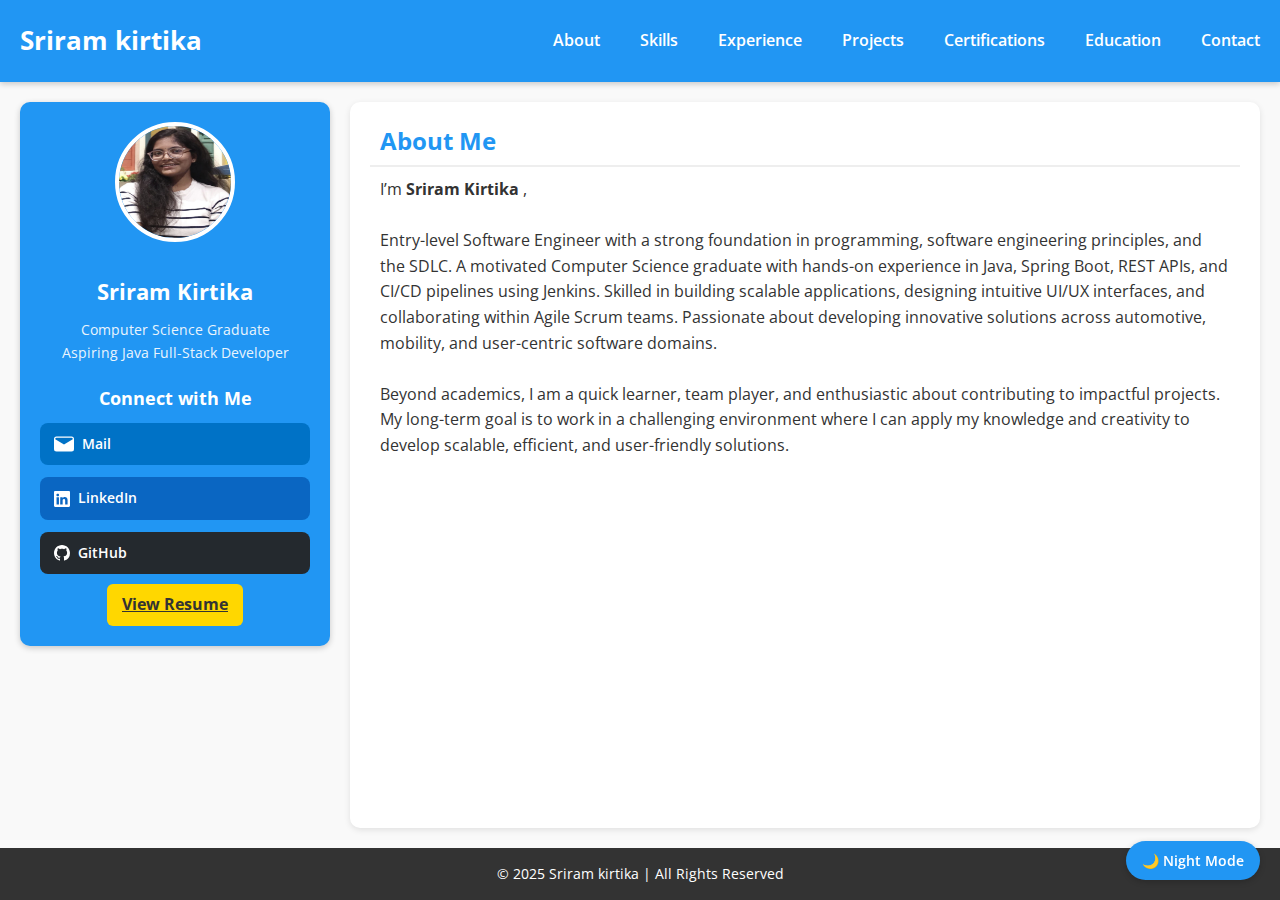
<file: index.html>
<!DOCTYPE html>
<html lang="en">
<head>
  <meta charset="UTF-8">
  <meta name="viewport" content="width=device-width, initial-scale=1.0">
  <title>Sriram Kirtika | Portfolio</title>
  <link rel="stylesheet" href="styles.css">
  <script>
  (function() {
    const theme = localStorage.getItem("theme") || "light"; // default is light
    if (theme === "dark") {
      document.documentElement.classList.add("dark-mode");
    }
  })();
</script>


</head>
<body>
  <div class="container">

    <!-- HEADER -->
    <header class="header">
      <h1>Sriram kirtika</h1>
      <button id="modeToggle" class="mode-toggle">🌙 Night Mode</button>

      <!-- Hamburger Menu -->
      <button id="menuToggle" class="menu-toggle">
        <span></span>
        <span></span>
        <span></span>
      </button>

      <!-- Navigation -->
      <nav id="navMenu">
        <a href="index.html">About</a>
        <a href="skills.html">Skills</a>
        <a href="experience.html">Experience</a>
        <a href="projects.html">Projects</a>
        <a href="certifications.html">Certifications</a>
        <a href="education.html">Education</a>
        <a href="contact.html">Contact</a>
      </nav>
    </header>

    <!-- MAIN AREA -->
    <div class="main">
      
      <!-- SIDEBAR -->
<aside class="sidebar">
  <div class="profile">
    <img src="profile2.jpg" alt="Profile Picture">
    <h2>Sriram Kirtika</h2>
    <p>Computer Science Graduate<br>Aspiring Java Full-Stack Developer</p>
  </div>

  <div class="quick-links">
    <h3>Connect with Me</h3>
    <ul class="social-list">
      <li>
        <a href="mailto:kirtikasriram267@gmail.com" target="_blank">
          <svg xmlns="http://www.w3.org/2000/svg" width="20" height="20" 
               fill="currentColor" class="bi bi-envelope" viewBox="0 0 16 16">
            <path d="M0 4a2 2 0 0 1 2-2h12a2 2 0 0 
            1 2 2v8a2 2 0 0 1-2 2H2a2 
            2 0 0 1-2-2zm2-1a1 1 0 0 
            0-1 1v.217l7 4.2 7-4.2V4a1 
            1 0 0 0-1-1z"/>
          </svg>
          Mail
        </a>
      </li>

      <li>
        <a href="https://www.linkedin.com/in/kirtika-sriram-68a758294" target="_blank">
          <svg xmlns="http://www.w3.org/2000/svg" width="16" height="16" fill="currentColor" class="bi bi-linkedin" viewBox="0 0 16 16">
            <path d="M0 1.146C0 .513.526 0 1.175 0h13.65C15.474 0 16 .513 16 1.146v13.708c0 .633-.526 1.146-1.175 1.146H1.175C.526 16 0 15.487 0 14.854zm4.943 12.248V6.169H2.542v7.225zm-1.2-8.212c.837 0 1.358-.554 1.358-1.248-.015-.709-.52-1.248-1.342-1.248S2.4 3.226 2.4 3.934c0 .694.521 1.248 1.327 1.248zm4.908 8.212V9.359c0-.216.016-.432.08-.586.173-.431.568-.878 1.232-.878.869 0 1.216.662 1.216 1.634v3.865h2.401V9.25c0-2.22-1.184-3.252-2.764-3.252-1.274 0-1.845.7-2.165 1.193v.025h-.016l.016-.025V6.169h-2.4c.03.678 0 7.225 0 7.225z"/>
          </svg>
          LinkedIn
        </a>
      </li>

      <li>
        <a href="https://github.com/kirtikasriram267" target="_blank">
          <svg xmlns="http://www.w3.org/2000/svg" width="16" height="16" fill="currentColor" class="bi bi-github" viewBox="0 0 16 16">
            <path d="M8 0C3.58 0 0 3.58 0 8c0 3.54 2.29 6.53 5.47 7.59.4.07.55-.17.55-.38 0-.19-.01-.82-.01-1.49-2.01.37-2.53-.49-2.69-.94-.09-.23-.48-.94-.82-1.13-.28-.15-.68-.52-.01-.53.63-.01 1.08.58 1.23.82.72 1.21 1.87.87 2.33.66.07-.52.28-.87.51-1.07-1.78-.2-3.64-.89-3.64-3.95 0-.87.31-1.59.82-2.15-.08-.2-.36-1.02.08-2.12 0 0 .67-.21 2.2.82.64-.18 1.32-.27 2-.27s1.36.09 2 .27c1.53-1.04 2.2-.82 2.2-.82.44 1.1.16 1.92.08 2.12.51.56.82 1.27.82 2.15 0 3.07-1.87 3.75-3.65 3.95.29.25.54.73.54 1.48 0 1.07-.01 1.93-.01 2.2 0 .21.15.46.55.38A8.01 8.01 0 0 0 16 8c0-4.42-3.58-8-8-8"/>
          </svg>
          GitHub
        </a>
      </li>

    </ul>

    <!-- Resume Button -->
    <a href="resume.pdf" target="_blank" class="btn-resume">View Resume</a>

  </div>
</aside>


      <!-- MAIN CONTENT -->
      <section class="content reveal">
        <section id="about"class="reveal">
  <h2 class="about">About Me</h2>
  <p class="about">
    I’m <strong>Sriram Kirtika </strong>,
  </p><br>


  <p class="about">
    Entry-level Software Engineer with a strong foundation in programming, software engineering principles,
     and the SDLC. A motivated Computer Science graduate with hands-on experience in Java, Spring Boot, 
     REST APIs, and CI/CD pipelines using Jenkins. Skilled in building scalable applications, designing
      intuitive UI/UX interfaces, and collaborating within Agile Scrum teams. Passionate about developing 
      innovative solutions across automotive, mobility, and user-centric software domains.

  </p><br>

  <p class="about">
    Beyond academics, I am a quick learner, team player, and enthusiastic about contributing to impactful projects. 
    My long-term goal is to work in a challenging environment where I can apply my knowledge and creativity 
    to develop scalable, efficient, and user-friendly solutions.
  </p>
</section>

      </section>
    </div>

    <!-- FOOTER -->
    <footer class="footer">
      <p>© 2025 Sriram kirtika | All Rights Reserved</p>
    </footer>
  </div>

  <!-- Back to Top Button -->
  <!-- <button id="backToTop" aria-label="Back to top">↑</button> -->

  <!-- JavaScript -->
  <script src="script.js"></script>
</body>
</html>
</file>
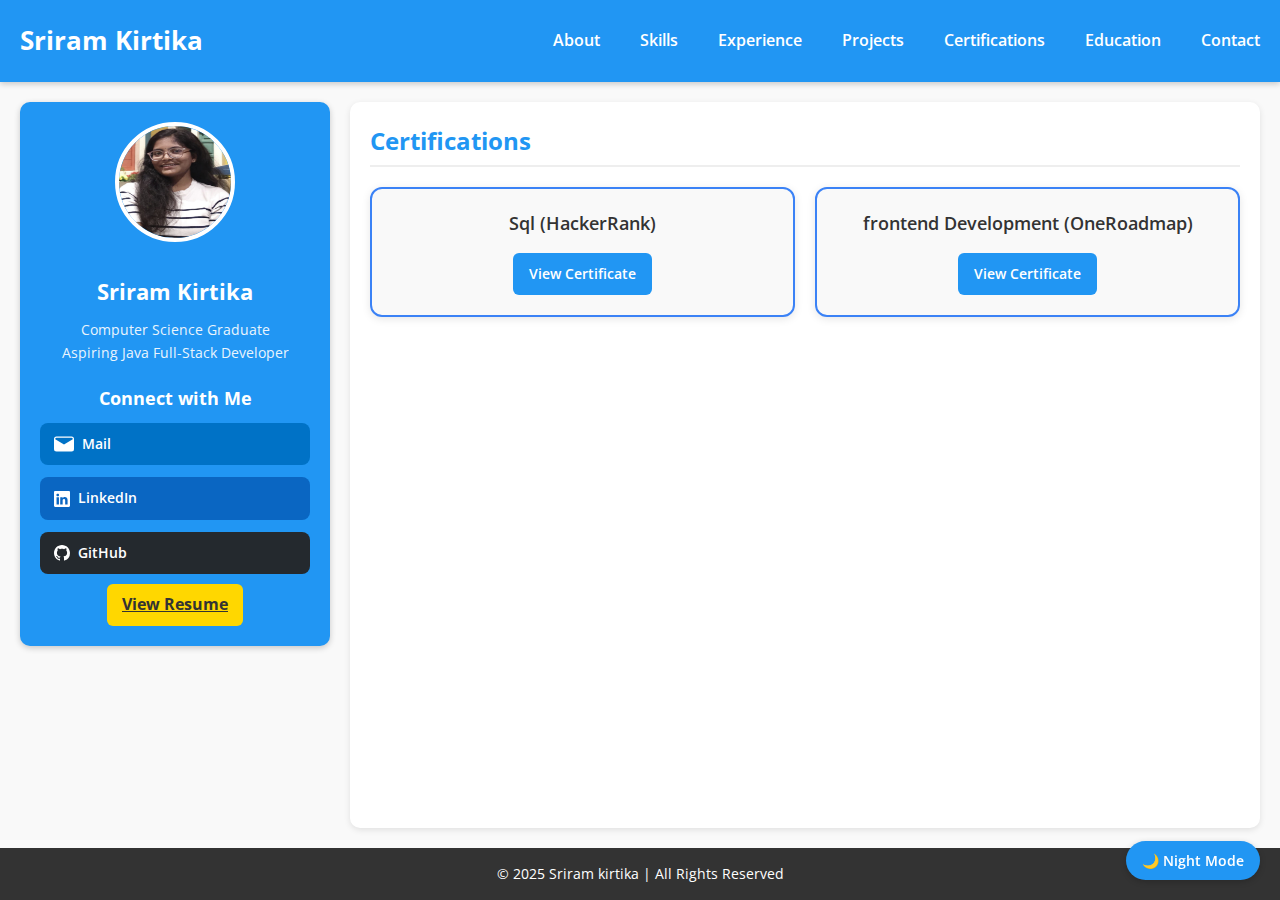
<file: certifications.html>
<!DOCTYPE html>
<html lang="en">
<head>
  <meta charset="UTF-8">
  <meta name="viewport" content="width=device-width, initial-scale=1.0">
  <title> Sriram Kirtika | Certifications</title>
  <link rel="stylesheet" href="styles.css">
  <script>
  // Apply saved theme immediately before page renders
  (function() {
    const theme = localStorage.getItem("theme");
    if (theme === "dark") {
      document.documentElement.classList.add("dark-mode");
    }
  })();
</script>

</head>
<body>
  <div class="container">

    <!-- HEADER -->
    <header class="header">
      <h1>Sriram Kirtika</h1>
            <button id="modeToggle" class="mode-toggle">🌙 Night Mode</button>

      <button id="menuToggle" class="menu-toggle">
        <span></span>
        <span></span>
        <span></span>
      </button>

      <!-- Navigation -->
      <nav id="navMenu">
        <a href="index.html">About</a>
        <a href="skills.html">Skills</a>
        <a href="experience.html">Experience</a>
        <a href="projects.html">Projects</a>
        <a href="certifications.html">Certifications</a>
        <a href="education.html">Education</a>
        <a href="contact.html">Contact</a>
      </nav>
    </header>

    <!-- MAIN AREA -->
    <div class="main">

      <!-- SIDEBAR -->
<aside class="sidebar">
  <div class="profile">
    <img src="profile2.jpg" alt="Profile Picture">
    <h2>Sriram Kirtika</h2>
    <p>Computer Science Graduate<br>Aspiring Java Full-Stack Developer</p>
  </div>

  <div class="quick-links">
    <h3>Connect with Me</h3>
    <ul class="social-list">
      <li>
        <a href="mailto:sriramkirtika267@gmail.com" target="_blank">
          <svg xmlns="http://www.w3.org/2000/svg" width="20" height="20" 
               fill="currentColor" class="bi bi-envelope" viewBox="0 0 16 16">
            <path d="M0 4a2 2 0 0 1 2-2h12a2 2 0 0 
            1 2 2v8a2 2 0 0 1-2 2H2a2 
            2 0 0 1-2-2zm2-1a1 1 0 0 
            0-1 1v.217l7 4.2 7-4.2V4a1 
            1 0 0 0-1-1z"/>
          </svg>
          Mail
        </a>
      </li>

      <li>
        <a href="https://www.linkedin.com/in/kirtika-sriram-68a758294" target="_blank">
          <svg xmlns="http://www.w3.org/2000/svg" width="16" height="16" fill="currentColor" class="bi bi-linkedin" viewBox="0 0 16 16">
            <path d="M0 1.146C0 .513.526 0 1.175 0h13.65C15.474 0 16 .513 16 1.146v13.708c0 .633-.526 1.146-1.175 1.146H1.175C.526 16 0 15.487 0 14.854zm4.943 12.248V6.169H2.542v7.225zm-1.2-8.212c.837 0 1.358-.554 1.358-1.248-.015-.709-.52-1.248-1.342-1.248S2.4 3.226 2.4 3.934c0 .694.521 1.248 1.327 1.248zm4.908 8.212V9.359c0-.216.016-.432.08-.586.173-.431.568-.878 1.232-.878.869 0 1.216.662 1.216 1.634v3.865h2.401V9.25c0-2.22-1.184-3.252-2.764-3.252-1.274 0-1.845.7-2.165 1.193v.025h-.016l.016-.025V6.169h-2.4c.03.678 0 7.225 0 7.225z"/>
          </svg>
          LinkedIn
        </a>
      </li>

      <li>
        <a href="https://github.com/kirtikasriram267" target="_blank">
          <svg xmlns="http://www.w3.org/2000/svg" width="16" height="16" fill="currentColor" class="bi bi-github" viewBox="0 0 16 16">
            <path d="M8 0C3.58 0 0 3.58 0 8c0 3.54 2.29 6.53 5.47 7.59.4.07.55-.17.55-.38 0-.19-.01-.82-.01-1.49-2.01.37-2.53-.49-2.69-.94-.09-.23-.48-.94-.82-1.13-.28-.15-.68-.52-.01-.53.63-.01 1.08.58 1.23.82.72 1.21 1.87.87 2.33.66.07-.52.28-.87.51-1.07-1.78-.2-3.64-.89-3.64-3.95 0-.87.31-1.59.82-2.15-.08-.2-.36-1.02.08-2.12 0 0 .67-.21 2.2.82.64-.18 1.32-.27 2-.27s1.36.09 2 .27c1.53-1.04 2.2-.82 2.2-.82.44 1.1.16 1.92.08 2.12.51.56.82 1.27.82 2.15 0 3.07-1.87 3.75-3.65 3.95.29.25.54.73.54 1.48 0 1.07-.01 1.93-.01 2.2 0 .21.15.46.55.38A8.01 8.01 0 0 0 16 8c0-4.42-3.58-8-8-8"/>
          </svg>
          GitHub
        </a>
      </li>

    </ul>

    <!-- Resume Button -->
    <a href="resume.pdf" target="_blank" class="btn-resume">View Resume</a>

  </div>
</aside>


      <!-- MAIN CONTENT -->
      <section class="content">
        <h2>Certifications</h2>

        <div class="certifications-grid">

          <div class="cert-card">
            <h3>Sql (HackerRank)</h3>
            <a href="sql_basic certificate.pdf" target="_blank" class="view-btn">View Certificate</a>
          </div>

          <!--<div class="cert-card">
            <h3>SQL(Basic) (HackerRank)</h3>
            <a href="21JJ1A0545_page-0002.jpg" target="_blank" class="view-btn">View Certificate</a>
          </div>

          <div class="cert-card">
            <h3>SQL (HackerRank)</h3>
            <a href="21JJ1A0545_page-0003.jpg" target="_blank" class="view-btn">View Certificate</a>
          </div>-->

          <!-- <div class="cert-card">
            <h3>Data Science (CognitiveClass.ai)</h3>
            <a href="certificates/datascience.jpg" target="_blank" class="view-btn">View Certificate</a>
          </div> -->

          <div class="cert-card">
            <h3>frontend Development (OneRoadmap)</h3>
            <a href="Full Stack Developer-Certificate (1).pdf" target="_blank" class="view-btn">View Certificate</a>
          </div>

          <!-- <div class="cert-card">
            <h3>AI Foundations (Infosys Springboard)</h3>
            <a href="certificates/aifoundations.jpg" target="_blank" class="view-btn">View Certificate</a>
          </div> -->

        </div>
      </section>
    </div>

    <!-- FOOTER -->
    <footer class="footer">
      <p>© 2025 Sriram kirtika | All Rights Reserved</p>
    </footer>
  </div>

  <!-- Back to Top Button -->
  <!-- <button id="backToTop" aria-label="Back to top">↑</button> -->

  <!-- JavaScript -->
  <script src="script.js"></script>
</body>
</html>
</file>
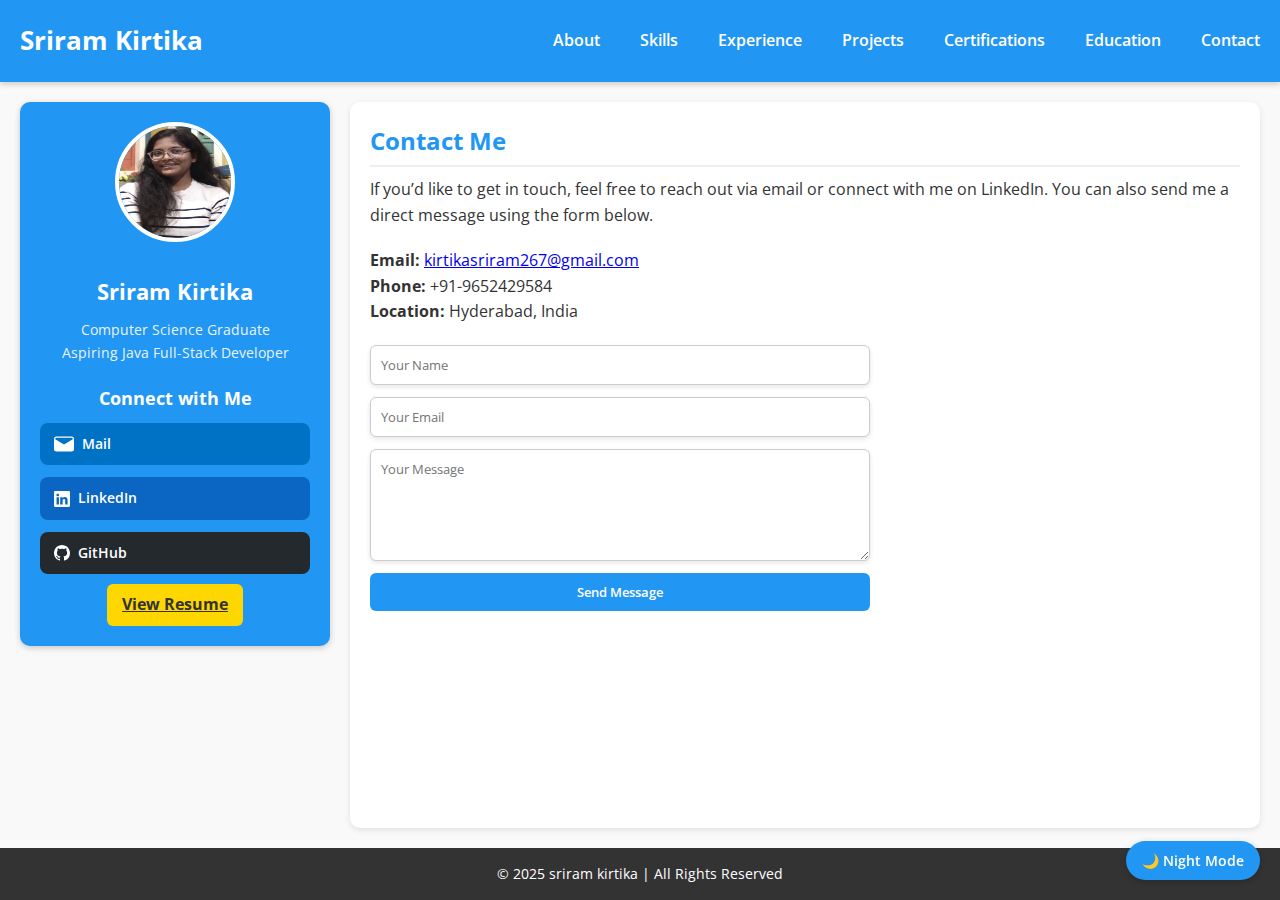
<file: contact.html>
<!DOCTYPE html>
<html lang="en">
<head>
  <meta charset="UTF-8">
  <meta name="viewport" content="width=device-width, initial-scale=1.0">
  <title>Sriram Kirtika | Contact</title>
  <link rel="stylesheet" href="styles.css">
  <script>
  // Apply saved theme immediately before page renders
  (function() {
    const theme = localStorage.getItem("theme");
    if (theme === "dark") {
      document.documentElement.classList.add("dark-mode");
    }
  })();
</script>

</head>
<body>
  <div class="container">

    <!-- HEADER -->
    <header class="header">
      <h1>Sriram Kirtika</h1>
            <button id="modeToggle" class="mode-toggle">🌙 Night Mode</button>

      <button id="menuToggle" class="menu-toggle">
        <span></span><span></span><span></span>
      </button>
      <nav id="navMenu">
        <a href="index.html">About</a>
        <a href="skills.html">Skills</a>
        <a href="experience.html">Experience</a>
        <a href="projects.html">Projects</a>
        <a href="certifications.html">Certifications</a>
        <a href="education.html">Education</a>
        <a href="contact.html">Contact</a>
      </nav>
    </header>

    <!-- MAIN AREA -->
    <div class="main">

      <!-- SIDEBAR -->
<aside class="sidebar">
  <div class="profile">
    <img src="profile2.jpg" alt="Profile Picture">
    <h2>Sriram Kirtika</h2>
    <p>Computer Science Graduate<br>Aspiring Java Full-Stack Developer</p>
  </div>

  <div class="quick-links">
    <h3>Connect with Me</h3>
    <ul class="social-list">
      <li>
        <a href="mailto:kirtikasriram267@gmail.com" target="_blank">
          <svg xmlns="http://www.w3.org/2000/svg" width="20" height="20" 
               fill="currentColor" class="bi bi-envelope" viewBox="0 0 16 16">
            <path d="M0 4a2 2 0 0 1 2-2h12a2 2 0 0 
            1 2 2v8a2 2 0 0 1-2 2H2a2 
            2 0 0 1-2-2zm2-1a1 1 0 0 
            0-1 1v.217l7 4.2 7-4.2V4a1 
            1 0 0 0-1-1z"/>
          </svg>
          Mail
        </a>
      </li>

      <li>
        <a href="https://www.linkedin.com/in/kirtika-sriram-68a758294" target="_blank">
          <svg xmlns="http://www.w3.org/2000/svg" width="16" height="16" fill="currentColor" class="bi bi-linkedin" viewBox="0 0 16 16">
            <path d="M0 1.146C0 .513.526 0 1.175 0h13.65C15.474 0 16 .513 16 1.146v13.708c0 .633-.526 1.146-1.175 1.146H1.175C.526 16 0 15.487 0 14.854zm4.943 12.248V6.169H2.542v7.225zm-1.2-8.212c.837 0 1.358-.554 1.358-1.248-.015-.709-.52-1.248-1.342-1.248S2.4 3.226 2.4 3.934c0 .694.521 1.248 1.327 1.248zm4.908 8.212V9.359c0-.216.016-.432.08-.586.173-.431.568-.878 1.232-.878.869 0 1.216.662 1.216 1.634v3.865h2.401V9.25c0-2.22-1.184-3.252-2.764-3.252-1.274 0-1.845.7-2.165 1.193v.025h-.016l.016-.025V6.169h-2.4c.03.678 0 7.225 0 7.225z"/>
          </svg>
          LinkedIn
        </a>
      </li>

      <li>
        <a href="https://github.com/kirtikasriram267" target="_blank">
          <svg xmlns="http://www.w3.org/2000/svg" width="16" height="16" fill="currentColor" class="bi bi-github" viewBox="0 0 16 16">
            <path d="M8 0C3.58 0 0 3.58 0 8c0 3.54 2.29 6.53 5.47 7.59.4.07.55-.17.55-.38 0-.19-.01-.82-.01-1.49-2.01.37-2.53-.49-2.69-.94-.09-.23-.48-.94-.82-1.13-.28-.15-.68-.52-.01-.53.63-.01 1.08.58 1.23.82.72 1.21 1.87.87 2.33.66.07-.52.28-.87.51-1.07-1.78-.2-3.64-.89-3.64-3.95 0-.87.31-1.59.82-2.15-.08-.2-.36-1.02.08-2.12 0 0 .67-.21 2.2.82.64-.18 1.32-.27 2-.27s1.36.09 2 .27c1.53-1.04 2.2-.82 2.2-.82.44 1.1.16 1.92.08 2.12.51.56.82 1.27.82 2.15 0 3.07-1.87 3.75-3.65 3.95.29.25.54.73.54 1.48 0 1.07-.01 1.93-.01 2.2 0 .21.15.46.55.38A8.01 8.01 0 0 0 16 8c0-4.42-3.58-8-8-8"/>
          </svg>
          GitHub
        </a>
      </li>

    </ul>

    <!-- Resume Button -->
    <a href="srinath_resume[1].pdf" target="_blank" class="btn-resume">View Resume</a>

  </div>
</aside>


      <!-- CONTACT CONTENT -->
      <section class="content">
        <h2>Contact Me</h2>

        <p>If you’d like to get in touch, feel free to reach out via email or connect with me on LinkedIn.  
        You can also send me a direct message using the form below.</p>

        <!-- Contact Info -->
        <div style="margin: 20px 0;">
          <p><strong>Email:</strong> 
  <a href="mailto:kirtikasriram267@gmail.com" class="email-link">
    kirtikasriram267@gmail.com
  </a>
</p>
<p><strong>Phone:</strong> +91-9652429584</p>
          <p><strong>Location:</strong> Hyderabad, India</p>
        </div>

        <!-- Contact Form -->
        <form action="https://formspree.io/f/xyzddwan" method="POST" style="display: flex; flex-direction: column; gap: 12px; max-width: 500px;">
          <input type="text" name="name" placeholder="Your Name" required style="padding:10px; border-radius:6px; border:1px solid #ccc;">
          <input type="email" name="email" placeholder="Your Email" required style="padding:10px; border-radius:6px; border:1px solid #ccc;">
          <textarea name="message" rows="5" placeholder="Your Message" required style="padding:10px; border-radius:6px; border:1px solid #ccc;"></textarea>
          <button type="submit" style="background: #2196F3;; color:white; padding:10px; border:none; border-radius:6px; font-weight:600; cursor:pointer;">Send Message</button>
        </form>
      </section>
    </div>

    <!-- FOOTER -->
    <footer class="footer">
      <p>© 2025 sriram kirtika | All Rights Reserved</p>
    </footer>
  </div>

  <!-- Back to Top Button -->
  <!-- <button id="backToTop" aria-label="Back to top">↑</button> -->
  <script src="script.js"></script>
</body>
</html>
</file>
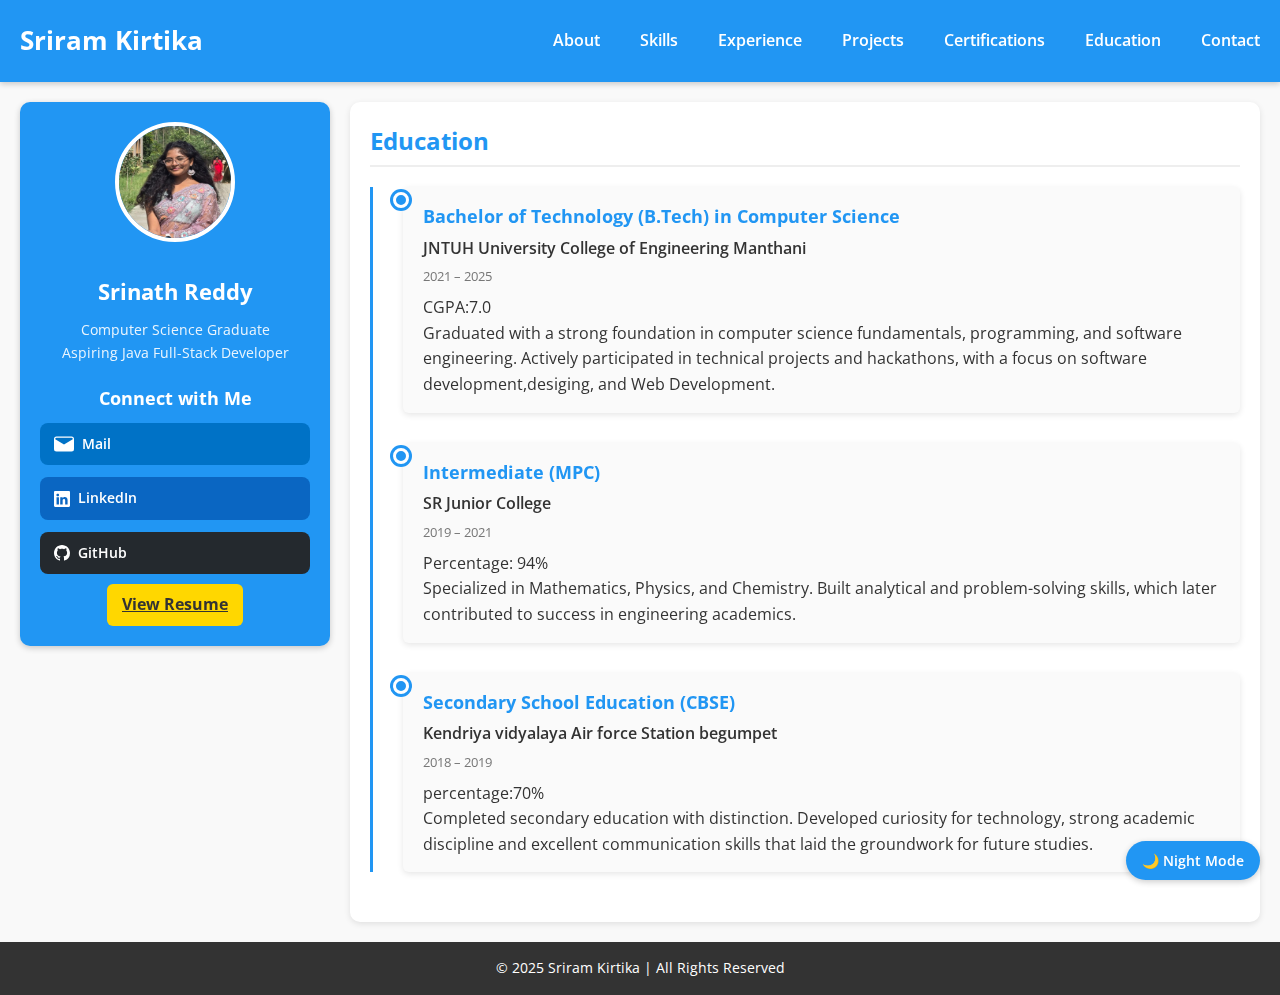
<file: education.html>
<!DOCTYPE html>
<html lang="en">
<head>
  <meta charset="UTF-8">
  <meta name="viewport" content="width=device-width, initial-scale=1.0">
  <title>Mucha Srinath Reddy | Education</title>
  <link rel="stylesheet" href="styles.css">
  <script>
  // Apply saved theme immediately before page renders
  (function() {
    const theme = localStorage.getItem("theme");
    if (theme === "dark") {
      document.documentElement.classList.add("dark-mode");
    }
  })();
</script>

</head>
<body>
  <div class="container">

    <!-- HEADER -->
    <header class="header">
      <h1>Sriram Kirtika</h1>
            <button id="modeToggle" class="mode-toggle">🌙 Night Mode</button>

      <button id="menuToggle" class="menu-toggle">
        <span></span><span></span><span></span>
      </button>
      <nav id="navMenu">
        <a href="index.html">About</a>
        <a href="skills.html">Skills</a>
        <a href="experience.html">Experience</a>
        <a href="projects.html">Projects</a>
        <a href="certifications.html">Certifications</a>
        <a href="education.html">Education</a>
        <a href="contact.html">Contact</a>
      </nav>
    </header>

    <!-- MAIN AREA -->
    <div class="main">

      <!-- SIDEBAR -->
<aside class="sidebar">
  <div class="profile">
    <img src="profile.jpg" alt="Profile Picture">
    <h2>Srinath Reddy</h2>
    <p>Computer Science Graduate<br>Aspiring Java Full-Stack Developer</p>
  </div>

  <div class="quick-links">
    <h3>Connect with Me</h3>
    <ul class="social-list">
      <li>
        <a href="mailto:sriramkirtika267@gmail.com" target="_blank">
          <svg xmlns="http://www.w3.org/2000/svg" width="20" height="20" 
               fill="currentColor" class="bi bi-envelope" viewBox="0 0 16 16">
            <path d="M0 4a2 2 0 0 1 2-2h12a2 2 0 0 
            1 2 2v8a2 2 0 0 1-2 2H2a2 
            2 0 0 1-2-2zm2-1a1 1 0 0 
            0-1 1v.217l7 4.2 7-4.2V4a1 
            1 0 0 0-1-1z"/>
          </svg>
          Mail
        </a>
      </li>

      <li>
        <a href="https://www.linkedin.com/in/kirtika-sriram-68a758294" target="_blank">
          <svg xmlns="http://www.w3.org/2000/svg" width="16" height="16" fill="currentColor" class="bi bi-linkedin" viewBox="0 0 16 16">
            <path d="M0 1.146C0 .513.526 0 1.175 0h13.65C15.474 0 16 .513 16 1.146v13.708c0 .633-.526 1.146-1.175 1.146H1.175C.526 16 0 15.487 0 14.854zm4.943 12.248V6.169H2.542v7.225zm-1.2-8.212c.837 0 1.358-.554 1.358-1.248-.015-.709-.52-1.248-1.342-1.248S2.4 3.226 2.4 3.934c0 .694.521 1.248 1.327 1.248zm4.908 8.212V9.359c0-.216.016-.432.08-.586.173-.431.568-.878 1.232-.878.869 0 1.216.662 1.216 1.634v3.865h2.401V9.25c0-2.22-1.184-3.252-2.764-3.252-1.274 0-1.845.7-2.165 1.193v.025h-.016l.016-.025V6.169h-2.4c.03.678 0 7.225 0 7.225z"/>
          </svg>
          LinkedIn
        </a>
      </li>

      <li>
        <a href="https://github.com/kirtikasriram267" target="_blank">
          <svg xmlns="http://www.w3.org/2000/svg" width="16" height="16" fill="currentColor" class="bi bi-github" viewBox="0 0 16 16">
            <path d="M8 0C3.58 0 0 3.58 0 8c0 3.54 2.29 6.53 5.47 7.59.4.07.55-.17.55-.38 0-.19-.01-.82-.01-1.49-2.01.37-2.53-.49-2.69-.94-.09-.23-.48-.94-.82-1.13-.28-.15-.68-.52-.01-.53.63-.01 1.08.58 1.23.82.72 1.21 1.87.87 2.33.66.07-.52.28-.87.51-1.07-1.78-.2-3.64-.89-3.64-3.95 0-.87.31-1.59.82-2.15-.08-.2-.36-1.02.08-2.12 0 0 .67-.21 2.2.82.64-.18 1.32-.27 2-.27s1.36.09 2 .27c1.53-1.04 2.2-.82 2.2-.82.44 1.1.16 1.92.08 2.12.51.56.82 1.27.82 2.15 0 3.07-1.87 3.75-3.65 3.95.29.25.54.73.54 1.48 0 1.07-.01 1.93-.01 2.2 0 .21.15.46.55.38A8.01 8.01 0 0 0 16 8c0-4.42-3.58-8-8-8"/>
          </svg>
          GitHub
        </a>
      </li>
    </ul>

    <!-- Resume Button -->
    <a href="srinath_resume[1].pdf" target="_blank" class="btn-resume">View Resume</a>

  </div>
</aside>


      <!-- EDUCATION CONTENT -->
      <section class="content">
        <h2>Education</h2>

        <div class="timeline">

          <div class="timeline-item">
            <span class="timeline-dot"></span>
            <div class="timeline-content">
              <h3>Bachelor of Technology (B.Tech) in Computer Science</h3>
              <h4>JNTUH University College of Engineering Manthani </h4>
              <span class="timeline-date">2021 – 2025</span>
              <span>CGPA:7.0</span>
              <p>
                Graduated with a strong foundation in computer science fundamentals, 
                programming, and software engineering.  
                Actively participated in technical projects and hackathons, 
                with a focus on software development,desiging, and Web Development.
              </p>
            </div>
          </div>

          <div class="timeline-item">
            <span class="timeline-dot"></span>
            <div class="timeline-content">
              <h3>Intermediate (MPC)</h3>
              <h4>SR Junior College</h4>
              <span class="timeline-date">2019 – 2021</span>
              <span>Percentage: 94%</span>
              <p>
                Specialized in Mathematics, Physics, and Chemistry.  
                Built analytical and problem-solving skills, which later contributed 
                to success in engineering academics.
              </p>
            </div>
          </div>

          <div class="timeline-item">
            <span class="timeline-dot"></span>
            <div class="timeline-content">

              <h3>Secondary School Education (CBSE)</h3>
              <h4>Kendriya vidyalaya Air force Station begumpet </h4>
              <span class="timeline-date">2018 – 2019</span>
              <span>percentage:70%</span>
              <p>
                Completed secondary education with distinction.  
                Developed curiosity for technology, strong academic discipline and excellent communication skills 
                that laid the groundwork for future studies.
              </p>
            </div>
          </div>

        </div>
      </section>
    </div>

    <!-- FOOTER -->
    <footer class="footer">
      <p>© 2025 Sriram Kirtika | All Rights Reserved</p>
    </footer>
  </div>

  <!-- Back to Top Button -->
  <!-- <button id="backToTop" aria-label="Back to top">↑</button> -->
  <script src="script.js"></script>
</body>
</html>
</file>
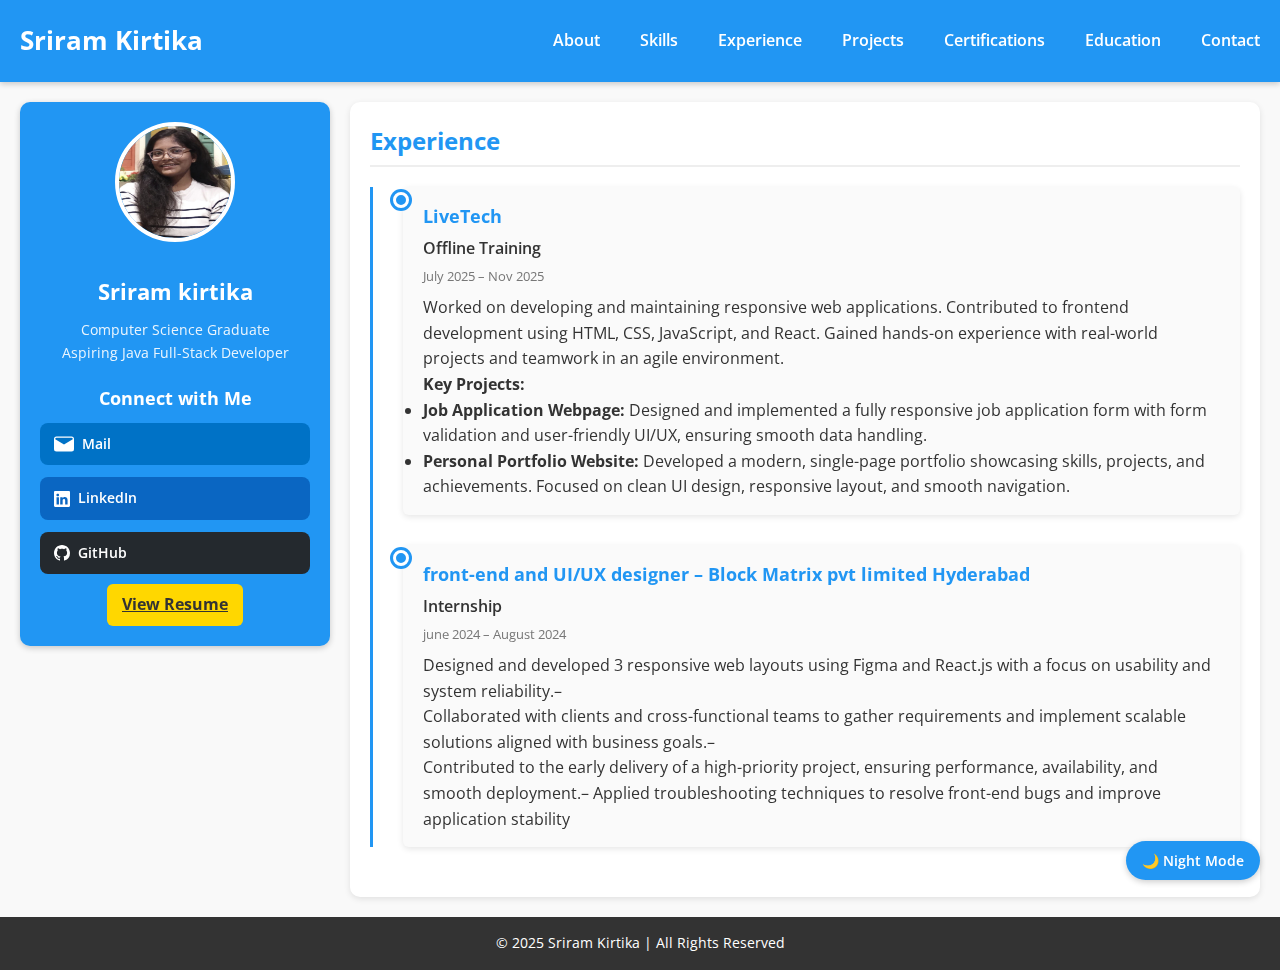
<file: experience.html>
<!DOCTYPE html>
<html lang="en">
<head>
  <meta charset="UTF-8">
  <meta name="viewport" content="width=device-width, initial-scale=1.0">
  <title>Mucha Srinath Reddy | Experience</title>
  <link rel="stylesheet" href="styles.css">
  <script>
  // Apply saved theme immediately before page renders
  (function() {
    const theme = localStorage.getItem("theme");
    if (theme === "dark") {
      document.documentElement.classList.add("dark-mode");
    }
  })();
</script>

</head>
<body>
  <div class="container">

    <!-- HEADER -->
    <header class="header">
      <h1>Sriram Kirtika</h1>
            <button id="modeToggle" class="mode-toggle">🌙 Night Mode</button>

      <button id="menuToggle" class="menu-toggle">
        <span></span><span></span><span></span>
      </button>
      <nav id="navMenu">
        <a href="index.html">About</a>
        <a href="skills.html">Skills</a>
        <a href="experience.html">Experience</a>
        <a href="projects.html">Projects</a>
        <a href="certifications.html">Certifications</a>
        <a href="education.html">Education</a>
        <a href="contact.html">Contact</a>
      </nav>
    </header>

    <!-- MAIN AREA -->
    <div class="main">

      <!-- SIDEBAR -->
<aside class="sidebar">
  <div class="profile">
    <img src="profile2.jpg" alt="Profile Picture">
    <h2>Sriram kirtika</h2>
    <p>Computer Science Graduate<br>Aspiring Java Full-Stack Developer</p>
  </div>

  <div class="quick-links">
    <h3>Connect with Me</h3>
    <ul class="social-list">
      <li>
        <a href="mailto:sriramkirtika267@gmail.com" target="_blank">
          <svg xmlns="http://www.w3.org/2000/svg" width="20" height="20" 
               fill="currentColor" class="bi bi-envelope" viewBox="0 0 16 16">
            <path d="M0 4a2 2 0 0 1 2-2h12a2 2 0 0 
            1 2 2v8a2 2 0 0 1-2 2H2a2 
            2 0 0 1-2-2zm2-1a1 1 0 0 
            0-1 1v.217l7 4.2 7-4.2V4a1 
            1 0 0 0-1-1z"/>
          </svg>
          Mail
        </a>
      </li>

      <li>
        <a href="https://www.linkedin.com/in/kirtika-sriram-68a758294" target="_blank">
          <svg xmlns="http://www.w3.org/2000/svg" width="16" height="16" fill="currentColor" class="bi bi-linkedin" viewBox="0 0 16 16">
            <path d="M0 1.146C0 .513.526 0 1.175 0h13.65C15.474 0 16 .513 16 1.146v13.708c0 .633-.526 1.146-1.175 1.146H1.175C.526 16 0 15.487 0 14.854zm4.943 12.248V6.169H2.542v7.225zm-1.2-8.212c.837 0 1.358-.554 1.358-1.248-.015-.709-.52-1.248-1.342-1.248S2.4 3.226 2.4 3.934c0 .694.521 1.248 1.327 1.248zm4.908 8.212V9.359c0-.216.016-.432.08-.586.173-.431.568-.878 1.232-.878.869 0 1.216.662 1.216 1.634v3.865h2.401V9.25c0-2.22-1.184-3.252-2.764-3.252-1.274 0-1.845.7-2.165 1.193v.025h-.016l.016-.025V6.169h-2.4c.03.678 0 7.225 0 7.225z"/>
          </svg>
          LinkedIn
        </a>
      </li>

      <li>
        <a href="https://github.com/kirtikasriram267" target="_blank">
          <svg xmlns="http://www.w3.org/2000/svg" width="16" height="16" fill="currentColor" class="bi bi-github" viewBox="0 0 16 16">
            <path d="M8 0C3.58 0 0 3.58 0 8c0 3.54 2.29 6.53 5.47 7.59.4.07.55-.17.55-.38 0-.19-.01-.82-.01-1.49-2.01.37-2.53-.49-2.69-.94-.09-.23-.48-.94-.82-1.13-.28-.15-.68-.52-.01-.53.63-.01 1.08.58 1.23.82.72 1.21 1.87.87 2.33.66.07-.52.28-.87.51-1.07-1.78-.2-3.64-.89-3.64-3.95 0-.87.31-1.59.82-2.15-.08-.2-.36-1.02.08-2.12 0 0 .67-.21 2.2.82.64-.18 1.32-.27 2-.27s1.36.09 2 .27c1.53-1.04 2.2-.82 2.2-.82.44 1.1.16 1.92.08 2.12.51.56.82 1.27.82 2.15 0 3.07-1.87 3.75-3.65 3.95.29.25.54.73.54 1.48 0 1.07-.01 1.93-.01 2.2 0 .21.15.46.55.38A8.01 8.01 0 0 0 16 8c0-4.42-3.58-8-8-8"/>
          </svg>
          GitHub
        </a>
      </li>

    </ul>

    <!-- Resume Button -->
    <a href="srinath_resume[1].pdf" target="_blank" class="btn-resume">View Resume</a>

  </div>
</aside>


      <!-- EXPERIENCE CONTENT -->
      <section class="content">
        <h2>Experience</h2>

        <div class="timeline">

          <div class="timeline-item">
            <span class="timeline-dot"></span>
            <div class="timeline-content">
              <h3>LiveTech</h3>
                <h4>Offline Training</h4>
                <span class="timeline-date">July 2025 – Nov 2025</span>
                <p>
                  Worked on developing and maintaining responsive web applications. 
                  Contributed to frontend development using HTML, CSS, JavaScript, and React. 
                  Gained hands-on experience with real-world projects and teamwork in an agile environment.
                </p>
                <p>
                  <strong>Key Projects:</strong>
                  <ul>
                    <li><b>Job Application Webpage:</b> Designed and implemented a fully responsive job application form with form validation and user-friendly UI/UX, ensuring smooth data handling.</li>
                    <li><b>Personal Portfolio Website:</b> Developed a modern, single-page portfolio showcasing skills, projects, and achievements. Focused on clean UI design, responsive layout, and smooth navigation.</li>
                  </ul>
                </p>

            </div>
          </div>

          <div class="timeline-item">
            <span class="timeline-dot"></span>
            <div class="timeline-content">
              <h3>front-end and UI/UX designer – Block Matrix pvt limited Hyderabad</h3>
<h4>Internship</h4>
<span class="timeline-date">june 2024 – August 2024</span>
<p>
   Designed and developed 3 responsive web layouts using Figma and React.js with a focus on usability and system
 reliability.– <br>Collaborated with clients and cross-functional teams to gather requirements and implement scalable solutions aligned
 with business goals.–<br> Contributed to the early delivery of a high-priority project, ensuring performance, availability, and smooth deployment.– Applied troubleshooting techniques to resolve front-end bugs and improve application stability
</p>


            </div>
          </div>

          <!-- <div class="timeline-item">
            <span class="timeline-dot"></span>
            <div class="timeline-content">
              <h3>AI/ML Virtual Internship</h3>
              <h4>Edu Skills & AWS Academy</h4>
              <span class="timeline-date">2021</span>
              <p>
                Completed an AI/ML virtual internship focusing on deep learning, data preprocessing, 
                and deploying models in cloud-based environments.
              </p>
            </div>
          </div> -->

        </div>
      </section>
    </div>

    <!-- FOOTER -->
    <footer class="footer">
      <p>© 2025 Sriram Kirtika | All Rights Reserved</p>
    </footer>
  </div>

  <!-- Back to Top Button -->
  <!-- <button id="backToTop" aria-label="Back to top">↑</button> -->
  <script src="script.js"></script>
</body>
</html>
</file>
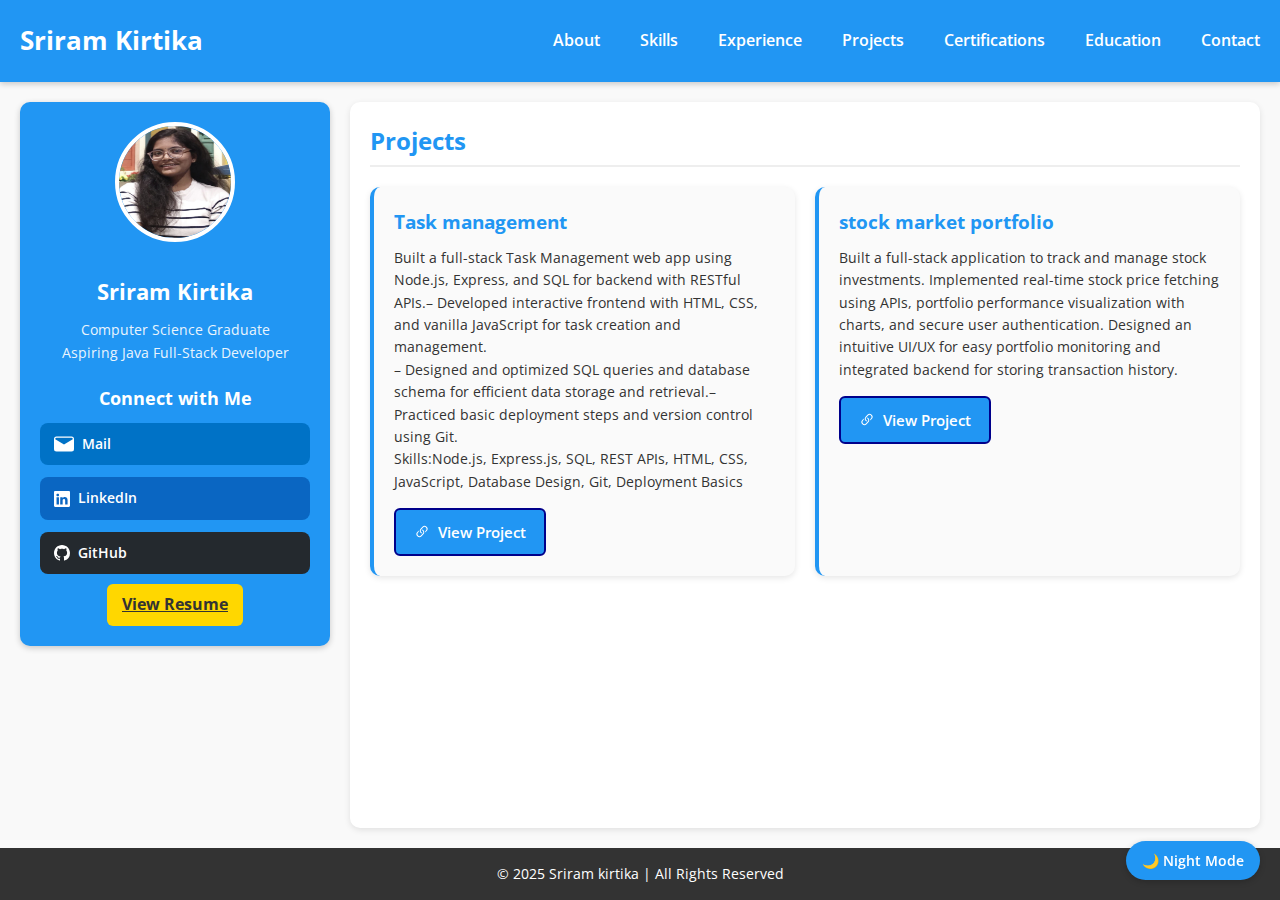
<file: projects.html>
<!DOCTYPE html>
<html lang="en">
<head>
  <meta charset="UTF-8">
  <meta name="viewport" content="width=device-width, initial-scale=1.0">
  <title>Sriram Kirtika| Projects</title>
  <link rel="stylesheet" href="styles.css">
  <script>
  // Apply saved theme immediately before page renders
  (function() {
    const theme = localStorage.getItem("theme");
    if (theme === "dark") {
      document.documentElement.classList.add("dark-mode");
    }
  })();
</script>

</head>
<body>
  <div class="container">

    <!-- HEADER -->
    <header class="header">
      <h1>Sriram Kirtika</h1>
            <button id="modeToggle" class="mode-toggle">🌙 Night Mode</button>

      <button id="menuToggle" class="menu-toggle">
        <span></span>
        <span></span>
        <span></span>
      </button>

      <!-- Navigation -->
      <nav id="navMenu">
        <a href="index.html">About</a>
        <a href="skills.html">Skills</a>
        <a href="experience.html">Experience</a>
        <a href="projects.html">Projects</a>
        <a href="certifications.html">Certifications</a>
        <a href="education.html">Education</a>
        <a href="contact.html">Contact</a>
      </nav>
    </header>

    <!-- MAIN AREA -->
    <div class="main">

      <!-- SIDEBAR -->
<aside class="sidebar">
  <div class="profile">
    <img src="profile2.jpg" alt="Profile Picture">
    <h2>Sriram Kirtika</h2>
    <p>Computer Science Graduate<br>Aspiring Java Full-Stack Developer</p>
  </div>

  <div class="quick-links">
    <h3>Connect with Me</h3>
    <ul class="social-list">
      <li>
        <a href="mailto:kirtikasriram267@gmail.com" target="_blank">
          <svg xmlns="http://www.w3.org/2000/svg" width="20" height="20" 
               fill="currentColor" class="bi bi-envelope" viewBox="0 0 16 16">
            <path d="M0 4a2 2 0 0 1 2-2h12a2 2 0 0 
            1 2 2v8a2 2 0 0 1-2 2H2a2 
            2 0 0 1-2-2zm2-1a1 1 0 0 
            0-1 1v.217l7 4.2 7-4.2V4a1 
            1 0 0 0-1-1z"/>
          </svg>
          Mail
        </a>
      </li>

      <li>
        <a href="hhttps://www.linkedin.com/in/kirtika-sriram-68a758294" target="_blank">
          <svg xmlns="http://www.w3.org/2000/svg" width="16" height="16" fill="currentColor" class="bi bi-linkedin" viewBox="0 0 16 16">
            <path d="M0 1.146C0 .513.526 0 1.175 0h13.65C15.474 0 16 .513 16 1.146v13.708c0 .633-.526 1.146-1.175 1.146H1.175C.526 16 0 15.487 0 14.854zm4.943 12.248V6.169H2.542v7.225zm-1.2-8.212c.837 0 1.358-.554 1.358-1.248-.015-.709-.52-1.248-1.342-1.248S2.4 3.226 2.4 3.934c0 .694.521 1.248 1.327 1.248zm4.908 8.212V9.359c0-.216.016-.432.08-.586.173-.431.568-.878 1.232-.878.869 0 1.216.662 1.216 1.634v3.865h2.401V9.25c0-2.22-1.184-3.252-2.764-3.252-1.274 0-1.845.7-2.165 1.193v.025h-.016l.016-.025V6.169h-2.4c.03.678 0 7.225 0 7.225z"/>
          </svg>
          LinkedIn
        </a>
      </li>

      <li>
        <a href="https://github.com/kirtikasriram267" target="_blank">
          <svg xmlns="http://www.w3.org/2000/svg" width="16" height="16" fill="currentColor" class="bi bi-github" viewBox="0 0 16 16">
            <path d="M8 0C3.58 0 0 3.58 0 8c0 3.54 2.29 6.53 5.47 7.59.4.07.55-.17.55-.38 0-.19-.01-.82-.01-1.49-2.01.37-2.53-.49-2.69-.94-.09-.23-.48-.94-.82-1.13-.28-.15-.68-.52-.01-.53.63-.01 1.08.58 1.23.82.72 1.21 1.87.87 2.33.66.07-.52.28-.87.51-1.07-1.78-.2-3.64-.89-3.64-3.95 0-.87.31-1.59.82-2.15-.08-.2-.36-1.02.08-2.12 0 0 .67-.21 2.2.82.64-.18 1.32-.27 2-.27s1.36.09 2 .27c1.53-1.04 2.2-.82 2.2-.82.44 1.1.16 1.92.08 2.12.51.56.82 1.27.82 2.15 0 3.07-1.87 3.75-3.65 3.95.29.25.54.73.54 1.48 0 1.07-.01 1.93-.01 2.2 0 .21.15.46.55.38A8.01 8.01 0 0 0 16 8c0-4.42-3.58-8-8-8"/>
          </svg>
          GitHub
        </a>
      </li>
    </ul>

    <!-- Resume Button -->
    <a href="srinath_resume[1].pdf" target="_blank" class="btn-resume">View Resume</a>

  </div>
</aside>


      <!-- MAIN CONTENT -->
      <section class="content">
        <h2>Projects</h2>

        <div class="projects-grid">

          <!-- Project 1 -->
          <!-- Project 1 -->
<div class="project-card">
  <h3>Task management</h3>
  <p>
   Built a full-stack Task Management web app using Node.js, Express, and SQL for backend with RESTful APIs.– Developed interactive frontend with HTML, CSS, and vanilla JavaScript for task creation and management.
   <br>– Designed and optimized SQL queries and database schema for efficient data storage and retrieval.– Practiced basic deployment steps and version control using Git.
   <br> Skills:Node.js, Express.js, SQL, REST APIs, HTML, CSS, JavaScript, Database Design, Git, Deployment Basics
  </p>
  <a href="#" class="btn-link">
    <svg xmlns="https://github.com/kirtikasriram267/task-management-website" width="16" height="16" fill="currentColor" class="bi bi-link-45deg" viewBox="0 0 16 16">
      <path d="M4.715 6.542 3.343 7.914a3 3 0 1 0 4.243 4.243l1.828-1.829A3 3 0 0 0 8.586 5.5L8 6.086a1 1 0 0 0-.154.199 2 2 0 0 1 .861 3.337L6.88 11.45a2 2 0 1 1-2.83-2.83l.793-.792a4 4 0 0 1-.128-1.287z"/>
      <path d="M6.586 4.672A3 3 0 0 0 7.414 9.5l.775-.776a2 2 0 0 1-.896-3.346L9.12 3.55a2 2 0 1 1 2.83 2.83l-.793.792c.112.42.155.855.128 1.287l1.372-1.372a3 3 0 1 0-4.243-4.243z"/>
    </svg>
    View Project
  </a>
</div>

<!-- Project 2 -->
<div class="project-card">
  <h3>stock market portfolio</h3>
  <p>
    Built a full-stack application to track and manage stock investments. 
    Implemented real-time stock price fetching using APIs, portfolio performance visualization with charts, 
    and secure user authentication. Designed an intuitive UI/UX for easy portfolio monitoring and integrated backend for storing transaction history.
  </p>
  <a href="#" class="btn-link">
    <svg xmlns="http://www.w3.org/2000/svg" width="16" height="16" fill="currentColor" class="bi bi-link-45deg" viewBox="0 0 16 16">
      <path d="M4.715 6.542 3.343 7.914a3 3 0 1 0 4.243 4.243l1.828-1.829A3 3 0 0 0 8.586 5.5L8 6.086a1 1 0 0 0-.154.199 2 2 0 0 1 .861 3.337L6.88 11.45a2 2 0 1 1-2.83-2.83l.793-.792a4 4 0 0 1-.128-1.287z"/>
      <path d="M6.586 4.672A3 3 0 0 0 7.414 9.5l.775-.776a2 2 0 0 1-.896-3.346L9.12 3.55a2 2 0 1 1 2.83 2.83l-.793.792c.112.42.155.855.128 1.287l1.372-1.372a3 3 0 1 0-4.243-4.243z"/>
    </svg>
    View Project
  </a>
</div>

      </section>
    </div>

    <!-- FOOTER -->
    <footer class="footer">
      <p>© 2025 Sriram kirtika | All Rights Reserved</p>
    </footer>
  </div>

  <!-- Back to Top Button -->
  <!-- <button id="backToTop" aria-label="Back to top">↑</button> -->

  <!-- JavaScript -->
  <script src="script.js"></script>
</body>
</html>
</file>
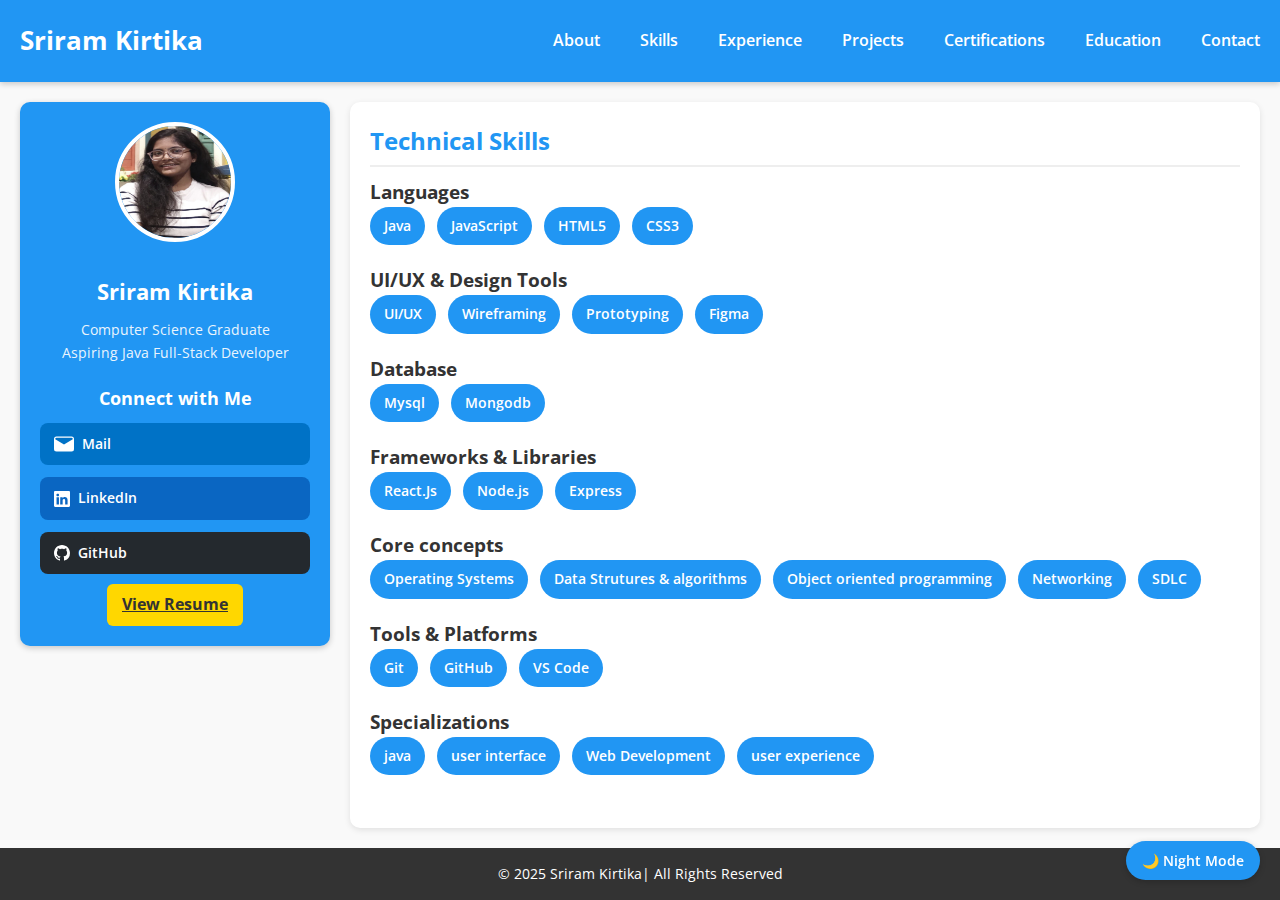
<file: skills.html>
<!DOCTYPE html>
<html lang="en">
<head>
  <meta charset="UTF-8">
  <meta name="viewport" content="width=device-width, initial-scale=1.0">
  <link rel="stylesheet" href="styles.css">
  <script>
  // Apply saved theme immediately before page renders
  (function() {
    const theme = localStorage.getItem("theme");
    if (theme === "dark") {
      document.documentElement.classList.add("dark-mode");
    }
  })();
</script>

</head>
<body>
  <div class="container">

    <!-- HEADER -->
    <header class="header">
      <h1>Sriram Kirtika</h1>
            <button id="modeToggle" class="mode-toggle">🌙 Night Mode</button>

      <button id="menuToggle" class="menu-toggle">
        <span></span>
        <span></span>
        <span></span>
      </button>

      <!-- Navigation -->
      <nav id="navMenu">
        <a href="index.html">About</a>
        <a href="skills.html">Skills</a>
        <a href="experience.html">Experience</a>
        <a href="projects.html">Projects</a>
        <a href="certifications.html">Certifications</a>
        <a href="education.html">Education</a>
        <a href="contact.html">Contact</a>
      </nav>
    </header>

    <!-- MAIN AREA -->
    <div class="main">

      <!-- SIDEBAR -->
      <aside class="sidebar">
  <div class="profile">
    <img src="profile2.jpg" alt="Profile Picture">
    <h2>Sriram Kirtika</h2>
    <p>Computer Science Graduate<br>Aspiring Java Full-Stack Developer</p>
  </div>

  <div class="quick-links">
    <h3>Connect with Me</h3>
    <ul class="social-list">
      <li>
        <a href="mailto:sriramkirtika267@gmail.com" target="_blank">
          <svg xmlns="http://www.w3.org/2000/svg" width="20" height="20" 
               fill="currentColor" class="bi bi-envelope" viewBox="0 0 16 16">
            <path d="M0 4a2 2 0 0 1 2-2h12a2 2 0 0 
            1 2 2v8a2 2 0 0 1-2 2H2a2 
            2 0 0 1-2-2zm2-1a1 1 0 0 
            0-1 1v.217l7 4.2 7-4.2V4a1 
            1 0 0 0-1-1z"/>
          </svg>
          Mail
        </a>
      </li>

      <li>
        <a href="https://www.linkedin.com/in/kirtika-sriram-68a758294" target="_blank">
          <svg xmlns="http://www.w3.org/2000/svg" width="16" height="16" fill="currentColor" class="bi bi-linkedin" viewBox="0 0 16 16">
            <path d="M0 1.146C0 .513.526 0 1.175 0h13.65C15.474 0 16 .513 16 1.146v13.708c0 .633-.526 1.146-1.175 1.146H1.175C.526 16 0 15.487 0 14.854zm4.943 12.248V6.169H2.542v7.225zm-1.2-8.212c.837 0 1.358-.554 1.358-1.248-.015-.709-.52-1.248-1.342-1.248S2.4 3.226 2.4 3.934c0 .694.521 1.248 1.327 1.248zm4.908 8.212V9.359c0-.216.016-.432.08-.586.173-.431.568-.878 1.232-.878.869 0 1.216.662 1.216 1.634v3.865h2.401V9.25c0-2.22-1.184-3.252-2.764-3.252-1.274 0-1.845.7-2.165 1.193v.025h-.016l.016-.025V6.169h-2.4c.03.678 0 7.225 0 7.225z"/>
          </svg>
          LinkedIn
        </a>
      </li>

      <li>
        <a href="https://github.com/kirtikasriram267" target="_blank">
          <svg xmlns="http://www.w3.org/2000/svg" width="16" height="16" fill="currentColor" class="bi bi-github" viewBox="0 0 16 16">
            <path d="M8 0C3.58 0 0 3.58 0 8c0 3.54 2.29 6.53 5.47 7.59.4.07.55-.17.55-.38 0-.19-.01-.82-.01-1.49-2.01.37-2.53-.49-2.69-.94-.09-.23-.48-.94-.82-1.13-.28-.15-.68-.52-.01-.53.63-.01 1.08.58 1.23.82.72 1.21 1.87.87 2.33.66.07-.52.28-.87.51-1.07-1.78-.2-3.64-.89-3.64-3.95 0-.87.31-1.59.82-2.15-.08-.2-.36-1.02.08-2.12 0 0 .67-.21 2.2.82.64-.18 1.32-.27 2-.27s1.36.09 2 .27c1.53-1.04 2.2-.82 2.2-.82.44 1.1.16 1.92.08 2.12.51.56.82 1.27.82 2.15 0 3.07-1.87 3.75-3.65 3.95.29.25.54.73.54 1.48 0 1.07-.01 1.93-.01 2.2 0 .21.15.46.55.38A8.01 8.01 0 0 0 16 8c0-4.42-3.58-8-8-8"/>
          </svg>
          GitHub
        </a>
      </li>

    </ul>

    <!-- Resume Button -->
    <a href="srinath_resume[1].pd" target="_blank" class="btn-resume">View Resume</a>

  </div>
</aside>

      <!-- MAIN CONTENT -->
      <section class="content">
        <h2>Technical Skills</h2>

        <!-- Languages -->
        <h3>Languages</h3>
        <div class="skills-grid">
          <span class="skill-badge">Java</span>
          <span class="skill-badge">JavaScript</span>
          <span class="skill-badge">HTML5</span>
          <span class="skill-badge">CSS3</span>
        </div>

        <h3>UI/UX & Design Tools</h3>
        <div class="skills-grid">
          <span class="skill-badge">UI/UX</span>
          <span class="skill-badge">Wireframing</span>
          <span class="skill-badge">Prototyping</span>
          <span class="skill-badge">Figma</span>
        </div> 

        <h3>Database</h3>
        <div class="skills-grid">
          <span class="skill-badge">Mysql</span>
          <span class="skill-badge">Mongodb</span>
        </div>

        <!-- Frameworks -->
        <h3>Frameworks & Libraries</h3>
        <div class="skills-grid">
          <span class="skill-badge">React.Js</span>
          <span class="skill-badge">Node.js</span>
          <span class="skill-badge">Express</span>
          <!-- <span class="skill-badge">TensorFlow</span>
          <span class="skill-badge">Keras</span>
          <span class="skill-badge">Pandas</span>
          <span class="skill-badge">NumPy</span> -->
        </div>
        <h3>Core concepts </h3>
        <div class="skills-grid">
          <span class="skill-badge">Operating Systems</span>
          <span class="skill-badge">Data Strutures & algorithms</span>
          <span class="skill-badge">Object oriented programming</span>
          <span class="skill-badge">Networking</span>
          <span class="skill-badge">SDLC</span>
        </div>

        <!-- Tools -->
        <h3>Tools & Platforms</h3>
        <div class="skills-grid">
          <span class="skill-badge">Git</span>
          <span class="skill-badge">GitHub</span>
          <span class="skill-badge">VS Code</span>
          <!-- <span class="skill-badge">Jupyter Notebook</span>
          <span class="skill-badge">Docker</span> -->
        </div>

        <!-- Specializations -->
        <h3>Specializations</h3>
        <div class="skills-grid">
          <span class="skill-badge">java </span>
          <span class="skill-badge">user interface</span>
          <!-- <span class="skill-badge">Deep Learning</span> -->
          <!-- <span class="skill-badge">Computer Vision</span> -->
          <span class="skill-badge">Web Development</span>
          <span class="skill-badge">user experience</span>
        </div>
      </section>
    </div>

    <!-- FOOTER -->
    <footer class="footer">
      <p>© 2025 Sriram Kirtika| All Rights Reserved</p>
    </footer>
  </div>

  <!-- Back to Top Button -->
  <!-- <button id="backToTop" aria-label="Back to top">↑</button> -->

  <!-- JavaScript -->
  <script src="script.js"></script>
</body>
</html>
</file>
<file: styles.css>
/* ========================== */
/* Google Font */
@import url('https://fonts.googleapis.com/css2?family=Open+Sans:wght@400;600;700&display=swap');

/* ========================== */
/* Global Styles */
html {
  scroll-behavior: smooth;
}

* {
  margin: 0;
  padding: 0;
  box-sizing: border-box;
  font-family: 'Open Sans', sans-serif;
}

body {
  background: #f9f9f9;
  color: #333;
  line-height: 1.6;
}

/* ========================== */
/* Container */
.container {
  display: flex;
  flex-direction: column;
  min-height: 100vh;
}

/* ========================== */
/* Header */
.header {
  position: sticky;
  top: 0;
  z-index: 1000;
  background: #2196F3;
  color: white;
  padding: 20px;
  display: flex;
  justify-content: space-between;
  align-items: center;
  box-shadow: 0 2px 6px rgba(0, 0, 0, 0.2);
}

.header h1 {
  font-size: 26px;
  font-weight: 700;
}

.header nav {
  display: flex;
  gap: 20px;
}

.header nav a {
  color: white;
  margin-left: 20px;
  text-decoration: none;
  font-weight: 600;
  transition: color 0.3s;
}

.header nav a:hover {
  color: darkblue;
}

/* Hamburger (mobile) */
.menu-toggle {
  display: none;
  flex-direction: column;
  justify-content: space-between;
  width: 25px;
  height: 18px;
  cursor: pointer;
  background: none;
  border: none;
  z-index: 1001;
}

.menu-toggle span {
  display: block;
  height: 3px;
  width: 100%;
  background: white;
  border-radius: 3px;
  transition: all 0.3s ease-in-out;
}

.menu-toggle.active span:nth-child(1) {
  transform: rotate(45deg) translate(5px, 5px);
}
.menu-toggle.active span:nth-child(2) {
  opacity: 0;
}
.menu-toggle.active span:nth-child(3) {
  transform: rotate(-45deg) translate(5px, -5px);
}

/* ========================== */
/* Mobile Styles */
@media (max-width: 768px) {
  .header {
    flex-wrap: wrap;
  }

  .menu-toggle {
    display: flex;
  }

  /* ===== Light Mode Mobile Nav ===== */
  .header nav {
    position: absolute;
    top: 100%; 
    left: 0;
    width: 100%;
    flex-direction: column;
    background: #2196F3; /* Light mode background */
    text-align: center;
    opacity: 0;
    transform: translateY(-10px);
    pointer-events: none;
    transition: opacity 0.4s ease, transform 0.4s ease;
    z-index: 999;
  }

  .header nav.show {
    opacity: 1;
    transform: translateY(0);
    pointer-events: auto;
  }

  .header nav a {
    padding: 12px;
    border-top: 1px solid rgba(255, 255, 255, 0.2);
    opacity: 0;
    transform: translateY(-6px);
    transition: opacity 0.3s ease, transform 0.3s ease;
    color: #fff; /* white text for light mode */
  }

  .header nav.show a {
    opacity: 1;
    transform: translateY(0);
  }

  .header nav.show a:nth-child(1) { transition-delay: 0.1s; }
  .header nav.show a:nth-child(2) { transition-delay: 0.2s; }
  .header nav.show a:nth-child(3) { transition-delay: 0.3s; }
  .header nav.show a:nth-child(4) { transition-delay: 0.4s; }
  .header nav.show a:nth-child(5) { transition-delay: 0.5s; }
  .header nav.show a:nth-child(6) { transition-delay: 0.6s; }
  .header nav.show a:nth-child(7) { transition-delay: 0.7s; }


  /* ===== Dark Mode Mobile Nav ===== */
  html.dark-mode .header nav {
    background: #1e1e2f; /* dark violet/black background */
    box-shadow: 0 4px 12px rgba(124, 58, 237, 0.4);
  }

  html.dark-mode .header nav a {
    color: #f5f5f5; /* Light text */
    border-top: 1px solid rgba(255, 255, 255, 0.1);
  }

  html.dark-mode .header nav a:hover {
    background: rgba(124, 58, 237, 0.2); /* Violet hover */
  }
}


/* ========================== */
/* Main Content */
.main {
  flex: 1;
  display: flex;
  padding: 20px;
  gap: 20px;
}

/* Sidebar */
.sidebar {
  width: 25%;
  background: #2196F3;
  color: white;
  padding: 20px;
  text-align: center;
  border-radius: 10px;
  box-shadow: 0 2px 6px rgba(0,0,0,0.2);
  position: sticky;   
  top: 20px;          
  align-self: flex-start; 
  height: fit-content;     
}

.sidebar .profile img {
  width: 120px;
  height: 120px;
  border-radius: 50%;
  border: 4px solid white;
  margin-bottom: 15px;
  transition: transform 0.3s ease;
}
.sidebar .profile img:hover {
  transform: scale(1.1);
}
.sidebar .profile h2 {
  margin: 10px 0;
  font-size: 22px;
  font-weight: bold;
}
.sidebar .profile p {
  font-size: 14px;
  opacity: 0.9;
}

/* Quick Links */
.sidebar .quick-links h3 {
  margin-top: 20px;
  margin-bottom: 10px;
  font-size: 18px;
  font-weight: bold;
}

.sidebar .quick-links ul {
  list-style: none;
  padding: 0;
  margin: 0;
  display: flex;
  flex-direction: column;
  gap: 12px;
}

.sidebar .quick-links ul li a {
  display: flex;
  align-items: center;
  gap: 8px;
  padding: 10px 14px;
  border-radius: 8px;
  color: white;
  font-size: 14px;
  font-weight: 600;
  text-decoration: none;
  transition: all 0.3s ease;
}

/* Social Links Brand Colors */
.sidebar .quick-links ul li a[href^="mailto:"] { background: #0072c6; }
.sidebar .quick-links ul li a[href*="linkedin"] { background: #0a66c2; }
.sidebar .quick-links ul li a[href*="github"] { background: #24292e; }
.sidebar .quick-links ul li.instagram a {
  background: linear-gradient(
    45deg,
    #feda75, 
    #fa7e1e, 
    #d62976, 
    #962fbf, 
    #4f5bd5
  );
}
.sidebar .quick-links ul li a[href*="youtube"] { background: #ff0000; }

/* Hover effect */
.sidebar .quick-links ul li a:hover {
  transform: translateX(6px) scale(1.05);
  filter: brightness(1.1);
  box-shadow: 0 4px 10px rgba(0,0,0,0.2);
  opacity: 0.95;
}

/* Resume Button */
.sidebar .quick-links .btn-resume {
  display: inline-block;
  background: #FFD700;
  color: #333 !important;
  padding: 8px 15px;
  border-radius: 6px;
  margin-top: 10px;
  font-weight: bold;
  transition: background 0.3s, transform 0.2s;
}
.sidebar .quick-links .btn-resume:hover {
  background: #FFC107;
  transform: scale(1.05);
  box-shadow: 0 4px 10px rgba(0,0,0,0.2);
}

/* ========================== */
/* Content Area */
.content {
  flex: 1;
  padding: 20px;
  background: white;
  border-radius: 10px;
  box-shadow: 0 2px 6px rgba(0,0,0,0.1);
}

.content h2 {
  margin-bottom: 10px;
  color: #2196F3;
  border-bottom: 2px solid #eee;
  padding-bottom: 5px;
}

.content section { margin-bottom: 30px; }

.content article {
  margin-bottom: 15px;
  padding: 10px;
  border-left: 4px solid #2196F3;
  background: #fafafa;
  border-radius: 5px;
  transition: transform 0.2s;
}
.content article:hover { transform: translateX(5px); }

/* ========================== */
/* Footer */
.footer {
  background: #333;
  color: white;
  text-align: center;
  padding: 15px;
  font-size: 14px;
  margin-top: auto;
}

/* ========================== */
/* Responsive */
@media (max-width: 768px) {
  .main { flex-direction: column; }

  /* order fix */
  .content { order: 1; }
  .sidebar { 
    order: 2;
    width: 100%; 
    position: relative; 
    top: 0; 
    margin-top: 20px; 
    margin-bottom: 0;
  }
}

/* ========================== */
/* Back to Top Button */
#backToTop {
  position: fixed;
  bottom: 20px;
  right: 20px;
  background: #2196F3;
  color: white;
  border: none;
  padding: 12px 16px;
  border-radius: 50%;
  font-size: 18px;
  cursor: pointer;
  opacity: 0;
  pointer-events: none;
  transition: opacity 0.4s ease, transform 0.3s ease;
  box-shadow: 0 4px 10px rgba(0,0,0,0.3);
}
#backToTop.show {
  opacity: 1;
  pointer-events: auto;
}
#backToTop:hover {
  background: #2196F3;
  transform: scale(1.1);
  box-shadow: 0 6px 16px rgba(0,0,0,0.4), 0 0 10px #2196F3;
}

/* ========================== */
/* Skills Page Layout */
.skills-grid {
  display: flex;
  flex-wrap: wrap;
  gap: 12px;
  margin-bottom: 20px;
}

.skill-badge {
  background: #2196F3;
  color: white;
  padding: 8px 14px;
  border-radius: 20px;
  font-size: 14px;
  font-weight: 600;
  transition: transform 0.2s, background 0.3s;
}

.skill-badge:hover {
  background: darkblue;
  transform: scale(1.1);
  box-shadow: 0 2px 8px rgba(0,0,0,0.2);
}

/* ========================== */
/* Timeline Layout */
.timeline {
  position: relative;
  margin: 20px 0;
  padding-left: 30px;
  border-left: 3px solid #2196F3;
}

.timeline-item {
  margin-bottom: 30px;
  position: relative;
}

.timeline-dot {
  position: absolute;
  left: -10px;
  top: 5px;
  width: 16px;
  height: 16px;
  background: #2196F3;
  border-radius: 50%;
  border: 3px solid white;
  box-shadow: 0 0 0 3px #2196F3;
}

.timeline-content {
  background: #fafafa;
  padding: 15px 20px;
  border-radius: 6px;
  box-shadow: 0 2px 6px rgba(0,0,0,0.1);
  transition: transform 0.2s;
}

.timeline-content:hover {
  transform: translateX(5px);
}

.timeline-content h3 {
  margin: 0;
  font-size: 18px;
  color: #2196F3;
}

.timeline-content h4 {
  margin: 5px 0;
  font-size: 16px;
  font-weight: 600;
}

.timeline-date {
  display: block;
  font-size: 13px;
  color: #777;
  margin-bottom: 8px;
}

/* ========================== */
/* Projects Grid */
.projects-grid {
  display: grid;
  grid-template-columns: repeat(2, 1fr);
  gap: 20px;
  margin-top: 20px;
}
@media (max-width: 768px) {
  .projects-grid {
    grid-template-columns: 1fr;
  }
}
.project-card {
  background: #fafafa;
  padding: 20px;
  border-radius: 10px;
  border-left: 4px solid #2196F3;
  box-shadow: 0 2px 6px rgba(0,0,0,0.1);
  transition: transform 0.3s ease, box-shadow 0.3s ease;
}

.project-card:hover {
  transform: translateY(-5px);
  box-shadow: 0 6px 16px rgba(0,0,0,0.2);
}

.project-card h3 {
  margin-bottom: 10px;
  color: #2196F3;
}

.project-card p {
  font-size: 14px;
  margin-bottom: 15px;
}

/* project button */
.btn-link {
  display: inline-flex;
  align-items: center;
  gap: 8px;
  padding: 10px 18px;
  border: 2px solid darkblue;
  border-radius: 6px;
  text-decoration: none;
  background: #2196F3;
  color: white;
  font-weight: 600;
  font-size: 15px;
  transition: all 0.3s ease;
}

.btn-link svg {
  transition: transform 0.3s ease;
}

/* Hover effect */
.btn-link:hover {
  background-color: #007bff;
  color: #fff;
}

.btn-link:hover svg {
  transform: translateX(4px);
  fill: #fff;
}

/* ========================== */
/* Certifications Page */
.certifications-grid {
  display: grid;
  grid-template-columns: repeat(auto-fit, minmax(250px, 1fr));
  gap: 16px;
  margin-top: 20px;
}

.cert-card {
  background: #f9f9f9;
  border: 2px solid #2196F3;
  border-radius: 10px;
  padding: 16px;
  text-align: center;
  transition: transform 0.2s ease, box-shadow 0.3s ease;
}

.cert-card h3 {
  margin-bottom: 10px;
  font-size: 16px;
  color: #333;
}

.cert-card:hover {
  transform: translateY(-5px);
  box-shadow: 0 6px 16px rgba(0,0,0,0.15);
}

.view-btn {
  display: inline-block;
  padding: 8px 12px;
  border-radius: 6px;
  background: #2196F3;
  color: white;
  text-decoration: none;
  font-size: 14px;
  font-weight: 600;
  transition: background 0.3s ease, transform 0.2s ease;
}

.view-btn:hover {
  background: #2196F3;
  transform: scale(1.05);
}

/* ========================== */
/* Scroll Reveal Animation */
.reveal {
  opacity: 0;
  transform: translateY(30px);
  transition: opacity 0.8s ease, transform 0.8s ease;
}
.reveal.active {
  opacity: 1;
  transform: translateY(0);
}

/* Child stagger animation */
.reveal.active > * {
  opacity: 1;
  transform: translateY(0);
  transition: opacity 0.6s ease, transform 0.6s ease;
}
.reveal.active > *:nth-child(1) { transition-delay: 0.1s; }
.reveal.active > *:nth-child(2) { transition-delay: 0.25s; }
.reveal.active > *:nth-child(3) { transition-delay: 0.4s; }
.reveal.active > *:nth-child(4) { transition-delay: 0.55s; }
.reveal.active > *:nth-child(5) { transition-delay: 0.7s; }
/* ========================== */
/* ========================== */
/* Dark Mode Theme */
.dark-mode body {
  background: #0d0d0d; /* black background */
  color: #e0e0ff;      /* bluish-violet text */
}

.dark-mode .header {
  background: #1a1a2e;
  color: #e0e0ff;
}

.dark-mode .header nav a {
  color: #bbb;
}
.dark-mode .header nav a:hover {
  color: #8ab4f8;
}

.dark-mode .sidebar {
  background: #161625;
  color: #e0e0ff;
}

.dark-mode .content {
  background: #1e1e2f;
  color: #ddd;
}

.dark-mode .footer {
  background: #111;
  color: #aaa;
}

.dark-mode .btn-link,
.dark-mode .view-btn {
  background: #3a3a5c;
  border-color: #5a5aff;
  color: #e0e0ff;
}
.dark-mode .btn-link:hover,
.dark-mode .view-btn:hover {
  background: #5a5aff;
  color: white;
}
html.dark-mode, 
html.dark-mode body {
  background: #0d0d0d;
  color: #e0e0ff;
}
/* 🌙 Night Mode Styles */
html.dark-mode, 
html.dark-mode body {
  background: #0d0d0d; /* Deep black background */
  color: #e0e0ff;      /* Soft bluish white text */
  transition: background 0.3s ease, color 0.3s ease;
}

/* Headings */
html.dark-mode h1,
html.dark-mode h2,
html.dark-mode h3,
html.dark-mode h4,
html.dark-mode h5,
html.dark-mode h6 {
  color: #a78bfa; /* violet accent */
}

/* Navbar */
html.dark-mode .header {
  background: #121212;
  border-bottom: 1px solid #2a2a2a;
}

html.dark-mode .header nav a {
  color: #c4b5fd;
}

html.dark-mode .header nav a.active {
  color: #8b5cf6; /* bright violet */
  font-weight: bold;
}

/* Project Cards */
html.dark-mode .project-card {
  background: #1a1a1a;
  border-left: 4px solid #8b5cf6; /* violet border */
  box-shadow: 0 2px 8px rgba(139, 92, 246, 0.3);
}

html.dark-mode .project-card h3 {
  color: #a78bfa;
}

html.dark-mode .project-card p {
  color: #d1d5db;
}

/* Buttons & Links */
html.dark-mode .btn-link {
  background: linear-gradient(135deg, #4f46e5, #8b5cf6);
  color: #fff;
  box-shadow: 0 3px 8px rgba(139, 92, 246, 0.4);
}

html.dark-mode .btn-link:hover {
  background: linear-gradient(135deg, #3730a3, #7c3aed);
}

/* Back to Top Button */
html.dark-mode #backToTop {
  background: #8b5cf6;
  color: #fff;
  box-shadow: 0 3px 8px rgba(0,0,0,0.5);
}

html.dark-mode #backToTop:hover {
  background: #7c3aed;
}

/* Timeline, Cards, Sections */
html.dark-mode .timeline-date,
html.dark-mode span {
  color: #c4b5fd;
}

html.dark-mode section {
  border-color: #2a2a2a;
}

/* Reveal Animations */
html.dark-mode .reveal.active {
  box-shadow: 0 4px 20px rgba(139, 92, 246, 0.4);
}
/* ===== Education Timeline (Dark Mode) ===== */
html.dark-mode .timeline {
  position: relative;
  margin: 40px 0;
  padding-left: 30px;
  border-left: 3px solid #8b5cf6; /* violet vertical line */
}

html.dark-mode .timeline-item {
  position: relative;
  margin-bottom: 40px;
  padding-left: 30px;
}

html.dark-mode .timeline-dot {
  position: absolute;
  left: -11px;
  top: 5px;
  width: 18px;
  height: 18px;
  background: #8b5cf6; /* violet dot */
  border-radius: 50%;
  border: 3px solid #1a1a1a; /* blends with card background */
  box-shadow: 0 0 10px rgba(139, 92, 246, 0.7);
}

html.dark-mode .timeline-content {
  background: #1a1a1a; /* card background */
  padding: 20px;
  border-radius: 12px;
  box-shadow: 0 4px 12px rgba(139, 92, 246, 0.2);
  transition: transform 0.3s ease, box-shadow 0.3s ease;
}

html.dark-mode .timeline-content:hover {
  transform: translateY(-4px);
  box-shadow: 0 6px 18px rgba(139, 92, 246, 0.35);
}

html.dark-mode .timeline-content h3 {
  font-size: 18px;
  font-weight: 700;
  color: #a78bfa; /* light violet */
  margin-bottom: 6px;
}

html.dark-mode .timeline-content h4 {
  font-size: 16px;
  font-weight: 600;
  color: #c4b5fd;
  margin-bottom: 5px;
}

html.dark-mode .timeline-date,
html.dark-mode .timeline-content span {
  display: block;
  font-size: 14px;
  color: #9ca3af; /* muted gray text */
  margin-bottom: 6px;
}

html.dark-mode .timeline-content p {
  font-size: 14px;
  line-height: 1.6;
  color: #e0e0ff;
}
/* ===== Skills Badges (Dark Mode) ===== */
html.dark-mode .skills-grid {
  display: flex;
  flex-wrap: wrap;
  gap: 12px;
  margin: 15px 0;
}

html.dark-mode .skill-badge {
  background: linear-gradient(135deg, #1f1f2e, #2d1f3d); /* dark violet gradient */
  color: #c4b5fd; /* light violet text */
  font-size: 14px;
  font-weight: 600;
  padding: 10px 18px;
  border-radius: 25px;
  box-shadow: 0 2px 6px rgba(139, 92, 246, 0.3);
  transition: transform 0.3s ease, box-shadow 0.3s ease, background 0.3s ease;
}

html.dark-mode .skill-badge:hover {
  background: linear-gradient(135deg, #4338ca, #7c3aed); /* blue-violet glow */
  color: #fff;
  transform: scale(1.05);
  box-shadow: 0 4px 12px rgba(139, 92, 246, 0.5);
}
/* ===== Certifications Grid ===== */
.certifications-grid {
  display: grid;
  grid-template-columns: repeat(auto-fit, minmax(250px, 1fr));
  gap: 20px;
  margin-top: 20px;
}

/* ===== Certificate Card (Light Mode Default) ===== */
.cert-card {
  background: #f9f9f9;
  padding: 20px;
  border-radius: 12px;
  box-shadow: 0 2px 8px rgba(0,0,0,0.1);
  transition: transform 0.3s ease, box-shadow 0.3s ease, background 0.3s ease;
}

.cert-card h3 {
  margin-bottom: 15px;
  font-size: 18px;
  font-weight: 600;
  color: #333;
}

.cert-card .view-btn {
  display: inline-block;
  padding: 10px 16px;
  background: #2196F3;
  color: white;
  text-decoration: none;
  font-weight: 600;
  border-radius: 6px;
  transition: background 0.3s ease, transform 0.3s ease;
}

.cert-card .view-btn:hover {
  background: #1976d2;
  transform: scale(1.05);
}

/* ===== Dark Mode Styling ===== */
html.dark-mode .cert-card {
  background: linear-gradient(135deg, #1f1f2e, #2d1f3d);
  box-shadow: 0 3px 10px rgba(139, 92, 246, 0.3);
}

html.dark-mode .cert-card h3 {
  color: #c4b5fd; /* soft violet */
}

html.dark-mode .cert-card .view-btn {
  background: linear-gradient(135deg, #4338ca, #7c3aed);
  box-shadow: 0 2px 6px rgba(139, 92, 246, 0.5);
}

html.dark-mode .cert-card .view-btn:hover {
  background: linear-gradient(135deg, #5b21b6, #6d28d9);
  transform: scale(1.07);
}
/* ===== Certificate Card (Light Mode) ===== */
.cert-card {
  background: #f9f9f9;
  padding: 20px;
  border-radius: 12px;
  border: 2px solid #3b82f6;   /* Light blue border */
  box-shadow: 0 2px 8px rgba(0,0,0,0.1);
  transition: transform 0.3s ease, box-shadow 0.3s ease, background 0.3s ease, border 0.3s ease;
}

.cert-card h3 {
  margin-bottom: 15px;
  font-size: 18px;
  font-weight: 600;
  color: #333;
}

/* ===== Dark Mode Styling ===== */
html.dark-mode .cert-card {
  background: linear-gradient(135deg, #1f1f2e, #2d1f3d);
  border: 2px solid #7c3aed;   /* Violet border */
  box-shadow: 0 3px 10px rgba(124, 58, 237, 0.4);
}

html.dark-mode .cert-card h3 {
  color: #c4b5fd; /* Soft violet */
}

html.dark-mode .cert-card .view-btn {
  background: linear-gradient(135deg, #4338ca, #7c3aed);
  box-shadow: 0 2px 6px rgba(139, 92, 246, 0.5);
}

html.dark-mode .cert-card .view-btn:hover {
  background: linear-gradient(135deg, #5b21b6, #6d28d9);
  transform: scale(1.07);
}
/* ========================== */
/* ========================== */
/* Mode Toggle Button */
#modeToggle {
  position: fixed;
  bottom: 20px;   /* ⬅️ Changed from top: 20px */
  right: 20px;    /* stays the same */
  background: #2196F3;
  color: white;
  border: none;
  padding: 10px 16px;
  border-radius: 25px;
  font-weight: 600;
  font-size: 14px;
  cursor: pointer;
  transition: background 0.3s ease, transform 0.2s ease, box-shadow 0.3s ease;
  z-index: 1100;
  box-shadow: 0 2px 6px rgba(0,0,0,0.2);
}

#modeToggle:hover {
  background: #1769aa;
  transform: scale(1.05);
  box-shadow: 0 4px 10px rgba(0,0,0,0.3);
}

/* Dark Mode Styling */
html.dark-mode #modeToggle {
  background: linear-gradient(135deg, #4f46e5, #7c3aed); /* Blue-Violet Gradient */
  color: #fff;
  box-shadow: 0 2px 8px rgba(124, 58, 237, 0.5);
}

html.dark-mode #modeToggle:hover {
  background: linear-gradient(135deg, #3730a3, #6d28d9);
  transform: scale(1.07);
  box-shadow: 0 4px 12px rgba(139, 92, 246, 0.6);
}
.about{
  padding-left: 10px;
  padding-right: 10px;
}
/* ========================== */
/* Dark Mode Contact Form */
html.dark-mode .contact-form input,
html.dark-mode .contact-form textarea {
  background: black;
  border: 1px solid #444;
  color: #eee;
}

html.dark-mode .contact-form input:focus,
html.dark-mode .contact-form textarea:focus {
  border-color: #9bb9ff;
  background: black;
}

html.dark-mode .contact-form button {
  background: linear-gradient(135deg, #3f51b5, #673ab7);
  color: #fff;
}

html.dark-mode .contact-form button:hover {
  background: linear-gradient(135deg, #5c6bc0, #7e57c2);
  transform: translateY(-2px);
}
/* ===== Light Mode Inputs ===== */
input[type="text"],
input[type="email"],
textarea {
  padding: 10px;
  border-radius: 6px;
  border: 1px solid #ccc;
  background: #fff;
  color: black;
  box-shadow: 0 2px 5px rgba(0,0,0,0.1);
  transition: all 0.3s ease;
}

input[type="text"]:focus,
input[type="email"]:focus,
textarea:focus {
  outline: none;
  border-color: #2196F3;
  box-shadow: 0 0 6px rgba(33, 150, 243, 0.4);
}

/* ===== Dark Mode Inputs ===== */
html.dark-mode input[type="text"],
html.dark-mode input[type="email"],
html.dark-mode textarea {
  background: black;  /* dark background */
  color: #f5f5f5;
  border: 1px solid #7d4bff;  /* violet border */
  box-shadow: 0 2px 8px #7d4bff;
}

html.dark-mode input[type="text"]:focus,
html.dark-mode input[type="email"]:focus,
html.dark-mode textarea:focus {
  border-color: #7c3aed;
  box-shadow: 0 0 8px rgba(159, 122, 234, 0.7);
}
</file>
